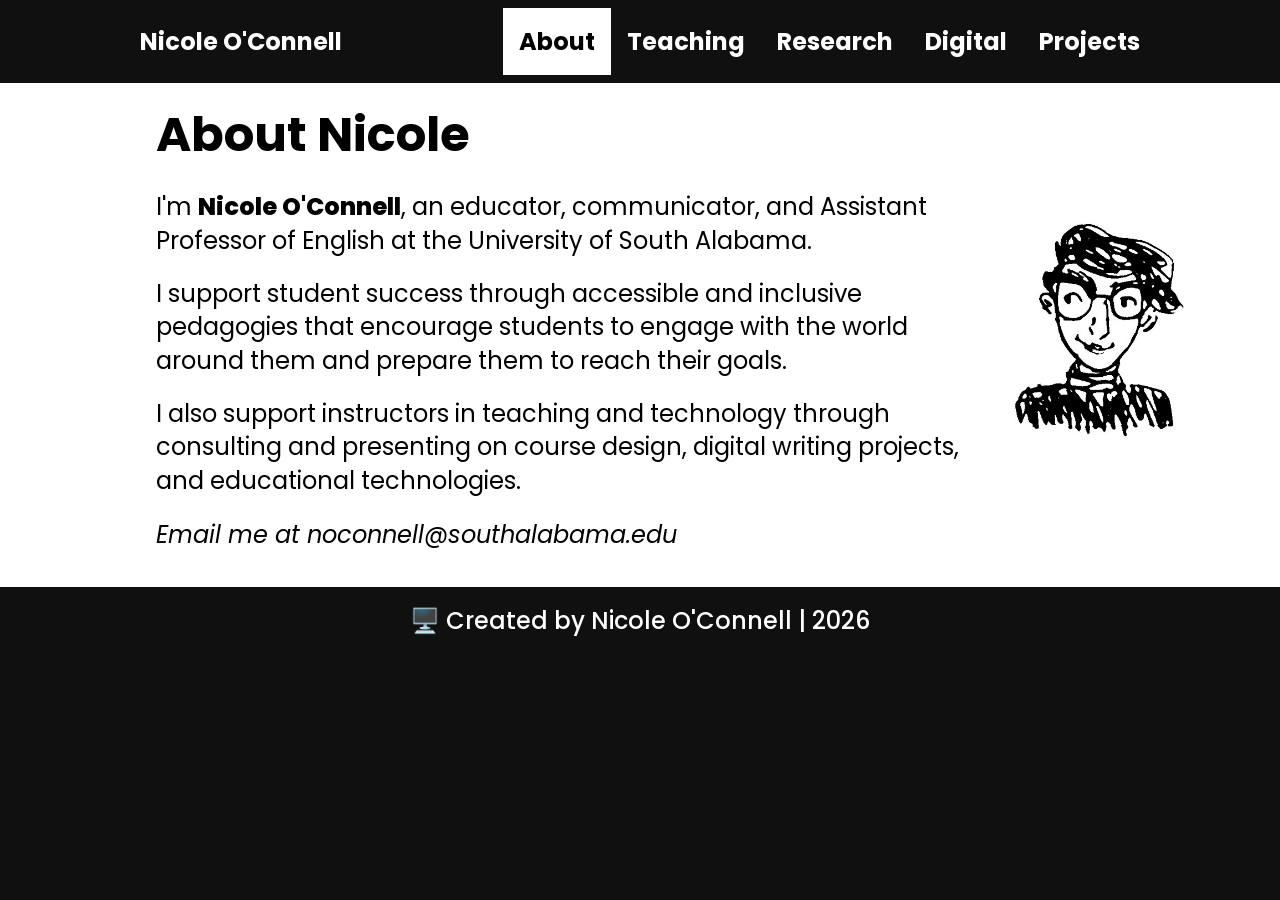
<file: index.html>
<!DOCTYPE html>
<html lang="en">
  <head>
      <meta charset="UTF-8">
      <title>Nicole O'Connell</title>
      <link rel="icon" type="image/x-icon" href="logo-icon.png">
      <link href="portfolio.css" rel="stylesheet">
      <link rel="preconnect" href="https://fonts.googleapis.com">
      <link rel="preconnect" href="https://fonts.gstatic.com" crossorigin>
      <link href="https://fonts.googleapis.com/css2?family=Poppins:ital,wght@0,100;0,200;0,300;0,400;0,500;0,600;0,700;0,800;0,900;1,100;1,200;1,300;1,400;1,500;1,600;1,700;1,800;1,900&display=swap" rel="stylesheet">
      <meta name="viewport" content="width=device-width, initial-scale=1">
  </head>
  <body>
    <div class="wrapper">
      <nav>
        <div class="logo"><a href="index.html">Nicole O'Connell</a></div>
          <div class="topnav" id="myTopnav">
            <!-- Load an icon library to show a hamburger menu (bars) on small screens -->
            <link rel="stylesheet" href="https://cdnjs.cloudflare.com/ajax/libs/font-awesome/4.7.0/css/font-awesome.min.css">
              <a href="index.html" class="active">About</a>
              <a href="teaching.html">Teaching</a>
              <a href="research.html">Research</a>
              <a href="digital.html">Digital</a>
              <a href="projects.html">Projects</a>
            <a href="javascript:void(0);" class="icon" onclick="myFunction()" aria-label="Open the menu">
              <i class="fa fa-bars"></i>
            </a>
          </div> 
      </nav>
    <script>
        function myFunction() {
          var x = document.getElementById("myTopnav");
          if (x.className === "topnav") {
            x.className += " responsive";
          } else {
            x.className = "topnav";
          }
        }
    </script>
    <div class="emptyl"></div>
      <main>
          <div class="words">
            <h1>About Nicole</h1>
            <p>I'm <span style="font-weight: 800;">Nicole O'Connell</span>, an educator, communicator, and Assistant Professor of English at the University of South Alabama.</p>
            <p>I support student success through accessible and inclusive pedagogies that encourage students to engage with the world around them and prepare them to reach their goals.</p>
            <p>I also support instructors in teaching and technology through consulting and presenting on course design, digital writing projects, and educational technologies.</p>
            <address>Email me at noconnell@southalabama.edu</address>
          </div>
          <div class="portrait">
            <img src="nicole-icon.jpg" alt="Drawing of Nicole." class="responsive">
        </div>
    </main>
    <div class="emptyr"></div>
    <footer>🖥️ Created by Nicole O'Connell | 2026</footer>
</div>
</body>
</html>
</file>
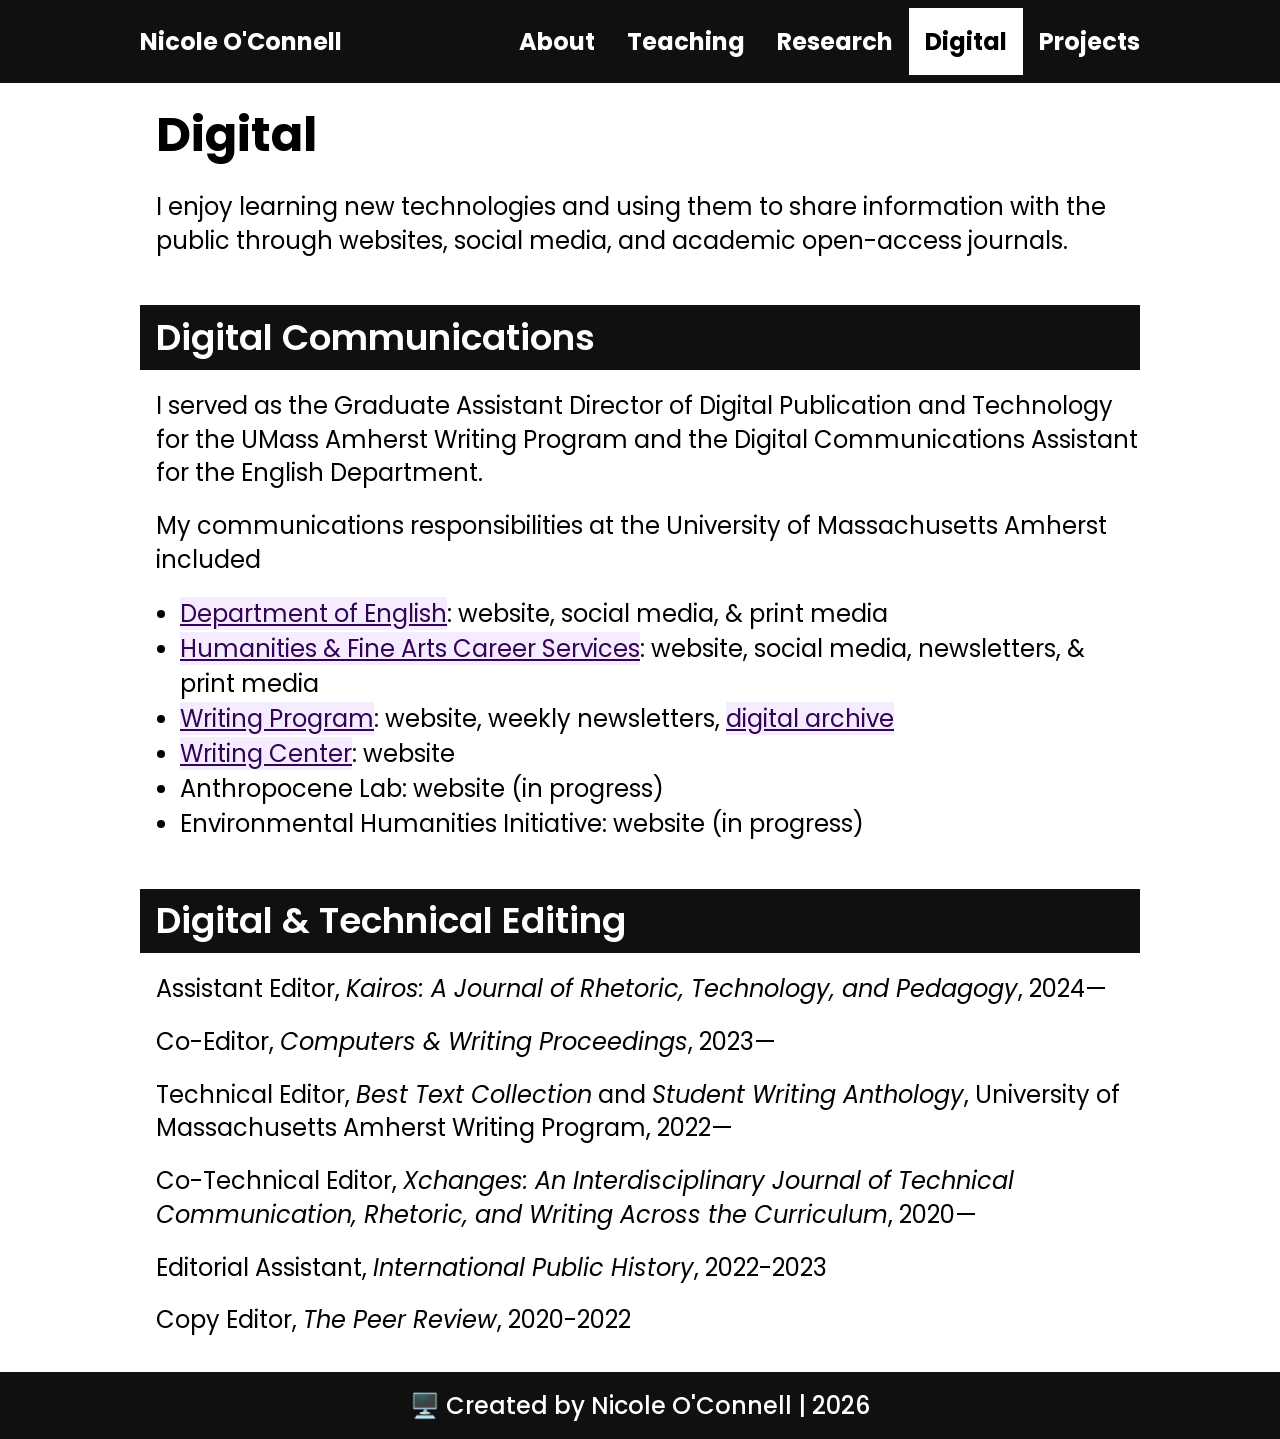
<file: digital.html>
<!DOCTYPE html>
<html lang="en">
<head>
    <meta charset="UTF-8">
    <title>Digital</title>
    <link rel="icon" type="image/x-icon" href="logo-icon.png">
    <link href="portfolio.css" rel="stylesheet">
    <link rel="preconnect" href="https://fonts.googleapis.com">
    <link rel="preconnect" href="https://fonts.gstatic.com" crossorigin>
    <link href="https://fonts.googleapis.com/css2?family=Roboto+Slab:wght@100..900&display=swap" rel="stylesheet">
    <link rel="preconnect" href="https://fonts.googleapis.com">
    <link rel="preconnect" href="https://fonts.gstatic.com" crossorigin>
    <link href="https://fonts.googleapis.com/css2?family=Roboto+Slab:wght@100..900&family=Rubik:ital,wght@0,300..900;1,300..900&display=swap" rel="stylesheet">
    <link href="https://fonts.googleapis.com/css2?family=Poppins:ital,wght@0,100;0,200;0,300;0,400;0,500;0,600;0,700;0,800;0,900;1,100;1,200;1,300;1,400;1,500;1,600;1,700;1,800;1,900&display=swap" rel="stylesheet">
    <meta name="viewport" content="width=device-width, initial-scale=1">
  </head>
  <body>
    <div class="wrapper">
      <nav>
        <div class="logo"><a href="index.html">Nicole O'Connell</a></div>
        <div class="topnav" id="myTopnav">
          <!-- Load an icon library to show a hamburger menu (bars) on small screens -->
          <link rel="stylesheet" href="https://cdnjs.cloudflare.com/ajax/libs/font-awesome/4.7.0/css/font-awesome.min.css">
          <a href="index.html">About</a>
          <a href="teaching.html">Teaching</a>
          <a href="research.html">Research</a>
          <a href="digital.html" class="active">Digital</a>
          <a href="projects.html">Projects</a>
          <a href="javascript:void(0);" class="icon" onclick="myFunction()" aria-label="Open the menu">
            <i class="fa fa-bars"></i>
          </a>
        </div> 
      </nav>
    <script>
        function myFunction() {
          var x = document.getElementById("myTopnav");
          if (x.className === "topnav") {
            x.className += " responsive";
          } else {
            x.className = "topnav";
          }
        }
    </script>
      <div class="emptyl"></div>
      <main>
        <div class="words">
        <h1>Digital</h1>
        <p>I enjoy learning new technologies and using them to share information with the public through websites, social media, and academic open-access journals.</p>
          <h2>Digital Communications</h2>
            <p>I served as the Graduate Assistant Director of Digital Publication and Technology for the UMass Amherst Writing Program and the Digital Communications Assistant for the English Department.</p>
            <p>My communications responsibilities at the University of Massachusetts Amherst included
              <ul>
                <li><a href="https://www.umass.edu/english/">Department of English</a>: website, social media, & print media</li>
                <li><a href="https://www.umass.edu/humanities-arts/careers">Humanities & Fine Arts Career Services</a>: website, social media, newsletters, & print media</li>
                <li><a href="https://www.umass.edu/writing-program/">Writing Program</a>: website, weekly newsletters, <a href="https://umasswritingprogram.omeka.net/">digital archive</a></li>
                <li><a href="https://www.umass.edu/writing-center/">Writing Center</a>: website</li>
                <li>Anthropocene Lab: website (in progress)</li>
                <li>Environmental Humanities Initiative: website (in progress)</li>
              </ul>
            </p>
          <h2 id="editing">Digital & Technical Editing</h2>
              <p>Assistant Editor, <em>Kairos: A Journal of Rhetoric, Technology, and Pedagogy</em>, 2024&mdash;</p>
              <p>Co-Editor, <em>Computers & Writing Proceedings</em>, 2023&mdash;</p>
              <p>Technical Editor, <em>Best Text Collection</em> and <em>Student Writing Anthology</em>, University of Massachusetts Amherst Writing Program, 2022&mdash;</p>
              <p>Co-Technical Editor, <em>Xchanges: An Interdisciplinary Journal of Technical Communication, Rhetoric, and Writing Across the Curriculum</em>, 2020&mdash;</p>
              <p>Editorial Assistant, <em>International Public History</em>, 2022-2023</p>
              <p>Copy Editor, <em>The Peer Review</em>, 2020-2022</p>
            <!--<h3>Committees</h3>
              <p>Graduate History Association Conference Committee Member, University of Massachusetts Amherst, 2023&mdash;</p>
              <p>English Graduate Organization Co-Chair, University of Massachusetts Amherst, 2023-2025</p>
              <p>English Graduate Organization Conference Committee Member, University of Massachusetts Amherst, 2021-2023</p>-->
          </div>
      </main>
    <div class="emptyr"></div>
    <footer>🖥️ Created by Nicole O'Connell | 2026</footer>
</div>
</body>
</html>
</file>
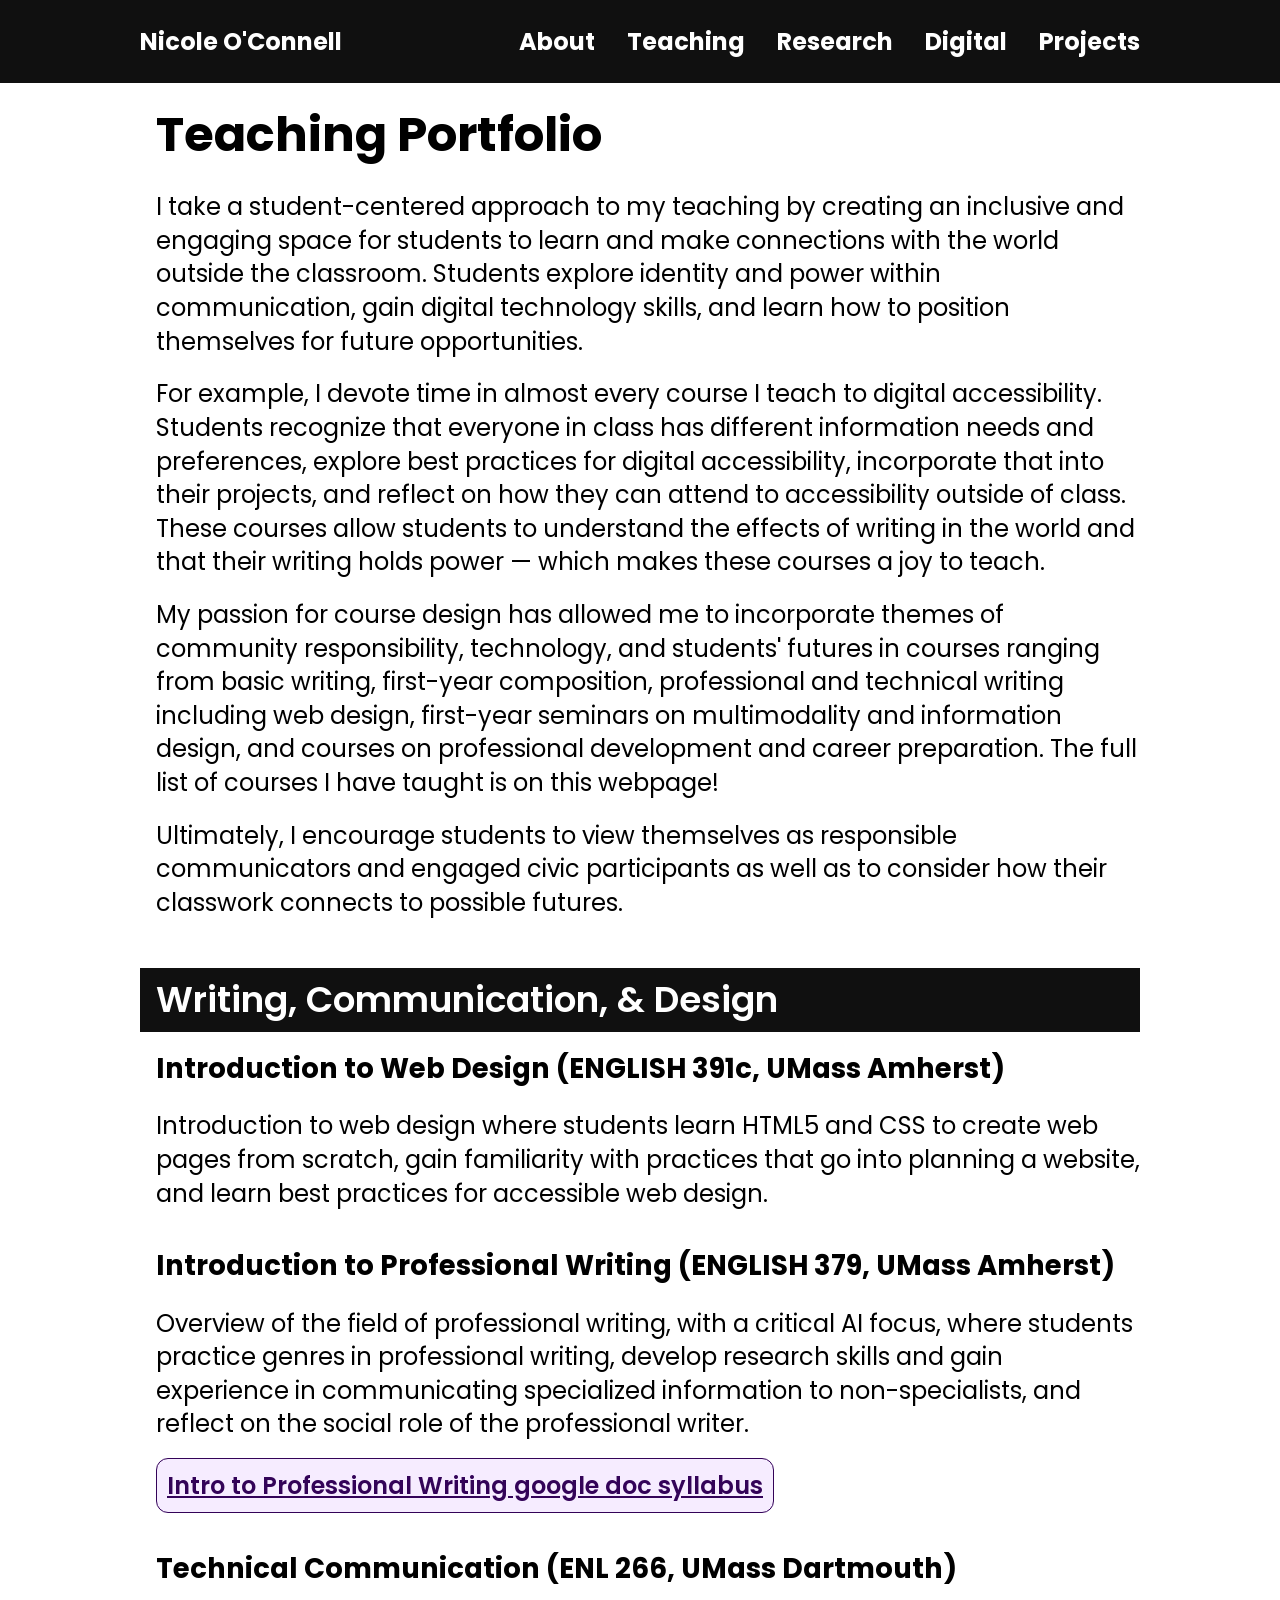
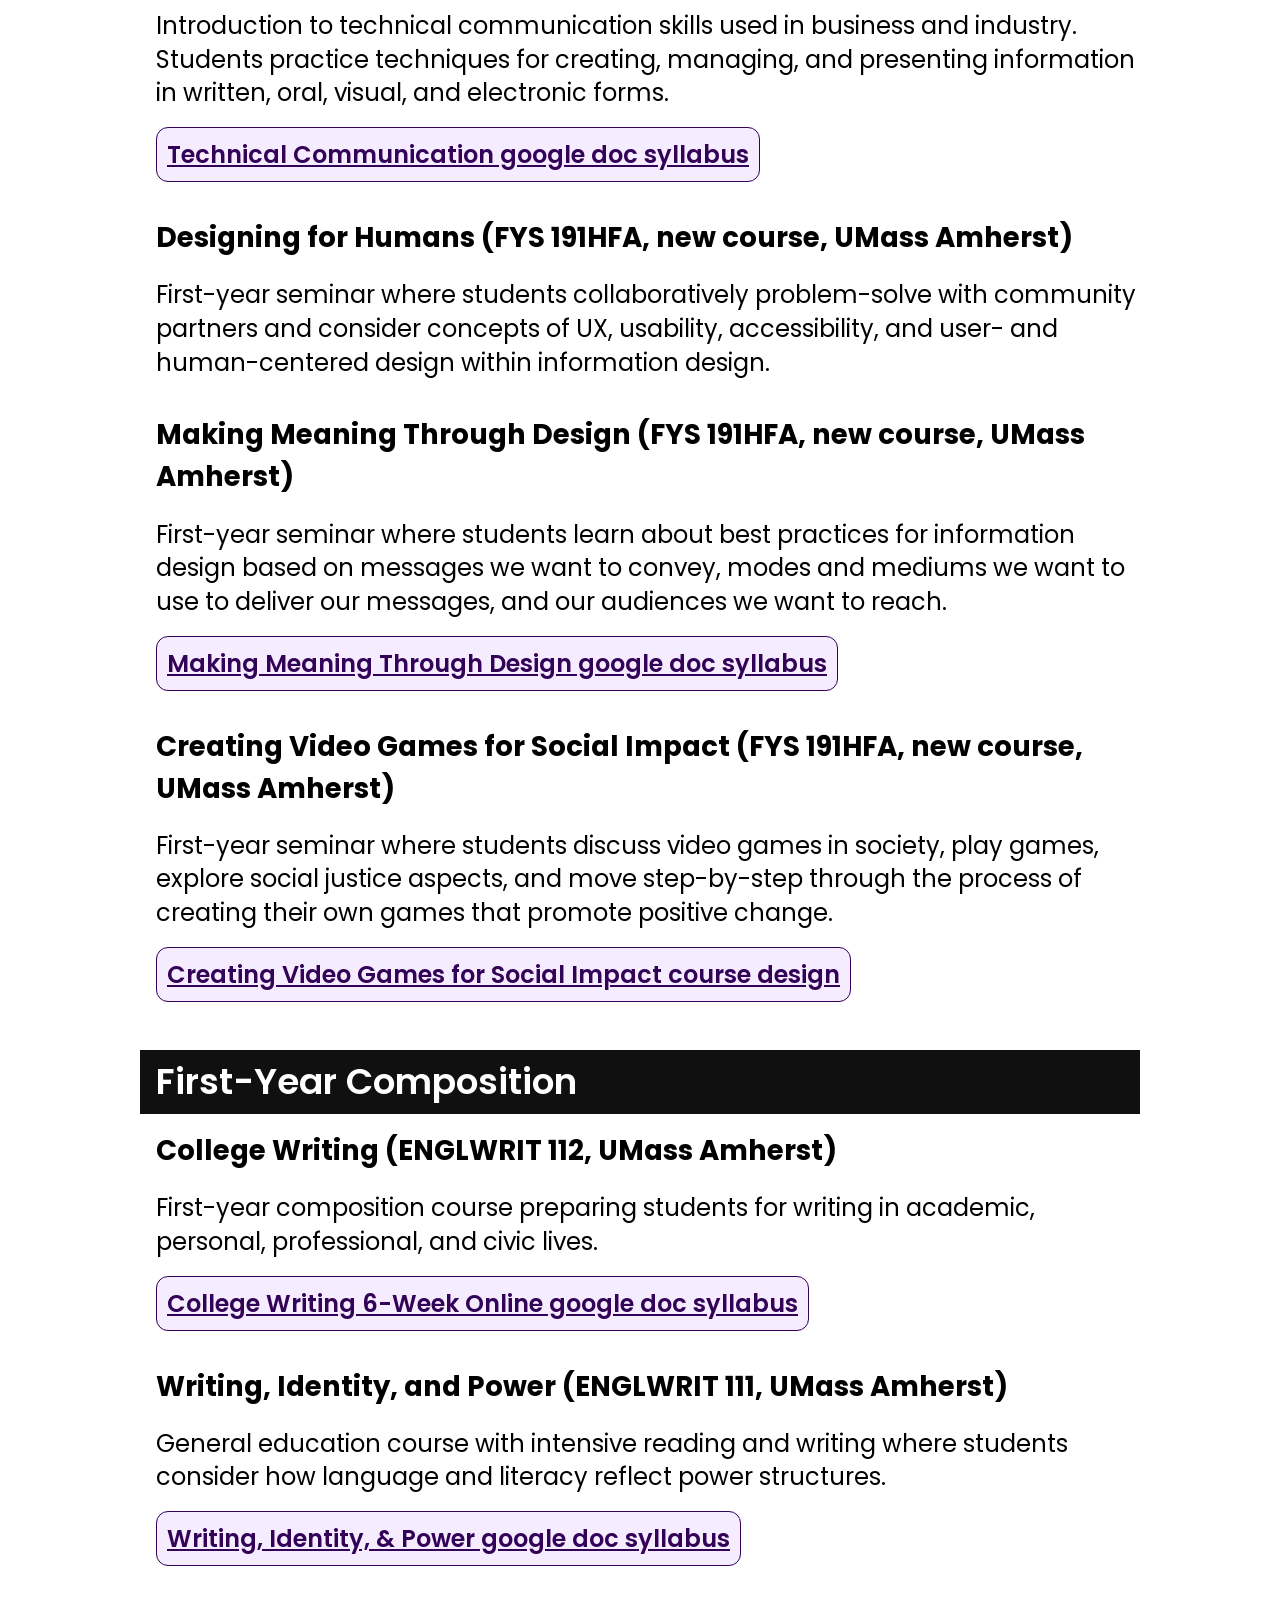
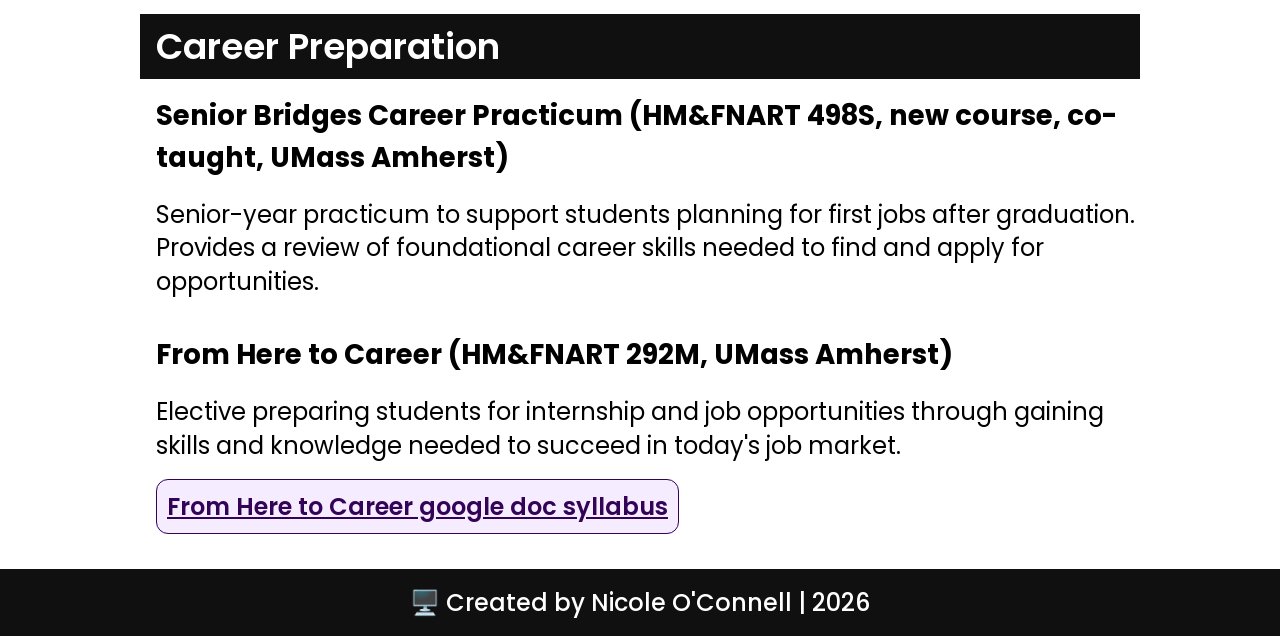
<file: portfolio.html>
<!DOCTYPE html>
<html lang="en">
<head>
    <meta charset="UTF-8">
    <title>Teaching Portfolio</title>
    <link rel="icon" type="image/x-icon" href="logo-icon.png">
    <link href="portfolio.css" rel="stylesheet">
    <link rel="preconnect" href="https://fonts.googleapis.com">
    <link rel="preconnect" href="https://fonts.gstatic.com" crossorigin>
    <link href="https://fonts.googleapis.com/css2?family=Roboto+Slab:wght@100..900&display=swap" rel="stylesheet">
    <link rel="preconnect" href="https://fonts.googleapis.com">
    <link rel="preconnect" href="https://fonts.gstatic.com" crossorigin>
    <link href="https://fonts.googleapis.com/css2?family=Roboto+Slab:wght@100..900&family=Rubik:ital,wght@0,300..900;1,300..900&display=swap" rel="stylesheet">
    <link href="https://fonts.googleapis.com/css2?family=Poppins:ital,wght@0,100;0,200;0,300;0,400;0,500;0,600;0,700;0,800;0,900;1,100;1,200;1,300;1,400;1,500;1,600;1,700;1,800;1,900&display=swap" rel="stylesheet">
    <meta name="viewport" content="width=device-width, initial-scale=1">
</head>
<body>
  <div class="wrapper">
    <nav>
      <div class="logo"><a href="index.html">Nicole O'Connell</a></div>
      <div class="topnav" id="myTopnav">
        <!-- Load an icon library to show a hamburger menu (bars) on small screens -->
        <link rel="stylesheet" href="https://cdnjs.cloudflare.com/ajax/libs/font-awesome/4.7.0/css/font-awesome.min.css">
        <a href="index.html">About</a>
        <a href="teaching.html">Teaching</a>
        <a href="research.html">Research</a>
        <a href="digital.html">Digital</a>
        <a href="projects.html">Projects</a>
        <a href="javascript:void(0);" class="icon" onclick="myFunction()" aria-label="Open the menu">
          <i class="fa fa-bars"></i>
        </a>
      </div> 
    </nav>
  <script>
      function myFunction() {
        var x = document.getElementById("myTopnav");
        if (x.className === "topnav") {
          x.className += " responsive";
        } else {
          x.className = "topnav";
        }
      }
  </script>
    <div class="emptyl"></div>
      <main>
        <div class="words">
        <h1>Teaching Portfolio</h1>
          <p>I take a student-centered approach to my teaching by creating an inclusive and engaging space for students to learn and make connections with the world outside the classroom. Students explore identity and power within communication, gain digital technology skills, and learn how to position themselves for future opportunities.</p>
          <p>For example, I devote time in almost every course I teach to digital accessibility. Students recognize that everyone in class has different information needs and preferences, explore best practices for digital accessibility, incorporate that into their projects, and reflect on how they can attend to accessibility outside of class. These courses allow students to understand the effects of writing in the world and that their writing holds power &mdash; which makes these courses a joy to teach.</p>
          <p>My passion for course design has allowed me to incorporate themes of community responsibility, technology, and students' futures in courses ranging from basic writing, first-year composition, professional and technical writing including web design, first-year seminars on multimodality and information design, and courses on professional development and career preparation. The full list of courses I have taught is on this webpage!</p>
          <p>Ultimately, I encourage students to view themselves as responsible communicators and engaged civic participants as well as to consider how their classwork connects to possible futures.</p>
          <h2>Writing, Communication, & Design</h2></a>
              <h3>Introduction to Web Design (ENGLISH 391c, UMass Amherst)</h3>
              <p>Introduction to web design where students learn HTML5 and CSS to create web pages from scratch, gain familiarity with practices that go into planning a website, and learn best practices for accessible web design.</p>  
                <h3>Introduction to Professional Writing (ENGLISH 379, UMass Amherst)</h3>
                <p>Overview of the field of professional writing, with a critical AI focus, where students practice genres in professional writing, develop research skills and gain experience in communicating specialized information to non-specialists, and reflect on the social role of the professional writer.</p>
                <p><a class="button" href="https://docs.google.com/document/d/1Ev526iFRw9y5Je7PK2BwQlyOUPsTAw7Bc3esHAf_RS0/edit?usp=sharing" target="_blank">Intro to Professional Writing google doc syllabus</a></p>
                <h3>Technical Communication (ENL 266, UMass Dartmouth)</h3>
                <p>Introduction to technical communication skills used in business and industry. Students practice techniques for creating, managing, and presenting information in written, oral, visual, and electronic forms.</p>
                <p><a class="button" href="https://docs.google.com/document/d/1-rcJHQlLX33Y627GEsyKkiyRlBiupU9baRFz8ZXLbWk/edit?usp=sharing" target="_blank">Technical Communication google doc syllabus</a></p>
                <h3>Designing for Humans (FYS 191HFA, new course, UMass Amherst)</h3>
                <p>First-year seminar where students collaboratively problem-solve with community partners and consider concepts of UX, usability, accessibility, and user- and human-centered design within information design.</p>
                <h3>Making Meaning Through Design (FYS 191HFA, new course, UMass Amherst)</h3>
                <p>First-year seminar where students learn about best practices for information design based on messages we want to convey, modes and mediums we want to use to deliver our messages, and our audiences we want to reach.</p>
                <p><a class="button" href="https://docs.google.com/document/d/1AErYa1A4BVi49j8uxztbLsWwt5kUtrv3mufMfPIm_BU/edit?usp=sharing" target="_blank">Making Meaning Through Design google doc syllabus</a></p>
                <h3>Creating Video Games for Social Impact (FYS 191HFA, new course, UMass Amherst)</h3>
                <p>First-year seminar where students discuss video games in society, play games, explore social justice aspects, and move step-by-step through the process of creating their own games that promote positive change.</p>
                <p><a class="button" href="https://journalofmultimodalrhetorics.com/mja-1-oconnell" target="_blank">Creating Video Games for Social Impact course design</a></p>
              <h2>First-Year Composition</h2>
                <h3>College Writing (ENGLWRIT 112, UMass Amherst)</h3>
                <p>First-year composition course preparing students for writing in academic, personal, professional, and civic lives.</p>
                <p><a class="button" href="https://docs.google.com/document/d/1LcFGTbDqzw5dwax6fqLOism0fy7qSZfIwH8D90NFrvU/edit?usp=sharing" target="_blank">College Writing 6-Week Online google doc syllabus</a></p>
                <h3>Writing, Identity, and Power (ENGLWRIT 111, UMass Amherst)</h3>
                <p>General education course with intensive reading and writing where students consider how language and literacy reflect power structures.</p>
                <p><a class="button" href="https://docs.google.com/document/d/1arlArqt2momLoN7G42QxdfNOIOftFaTvcsP-yp-1Plo/edit?usp=sharing" target="_blank">Writing, Identity, & Power google doc syllabus</a></p>
              <h2>Career Preparation</h2>
                <h3>Senior Bridges Career Practicum (HM&FNART 498S, new course, co-taught, UMass Amherst)</h3>
                <p>Senior-year practicum to support students planning for first jobs after graduation. Provides a review of foundational career skills needed to find and apply for opportunities.</p>
                <h3>From Here to Career (HM&FNART 292M, UMass Amherst)</h3>
                <p>Elective preparing students for internship and job opportunities through gaining skills and knowledge needed to succeed in today's job market.</p>
                <p><a class="button" href="https://docs.google.com/document/d/1lzLcZqjlHLPcXsMurdiejnlWGQxHAZJE8_PCDVqljKc/edit?usp=sharing" target="_blank">From Here to Career google doc syllabus</a></p>
          </div>
    </main>
    <div class="emptyr"></div>
    <footer>🖥️ Created by Nicole O'Connell | 2026</footer>
</div>
</body>
</html>
</file>
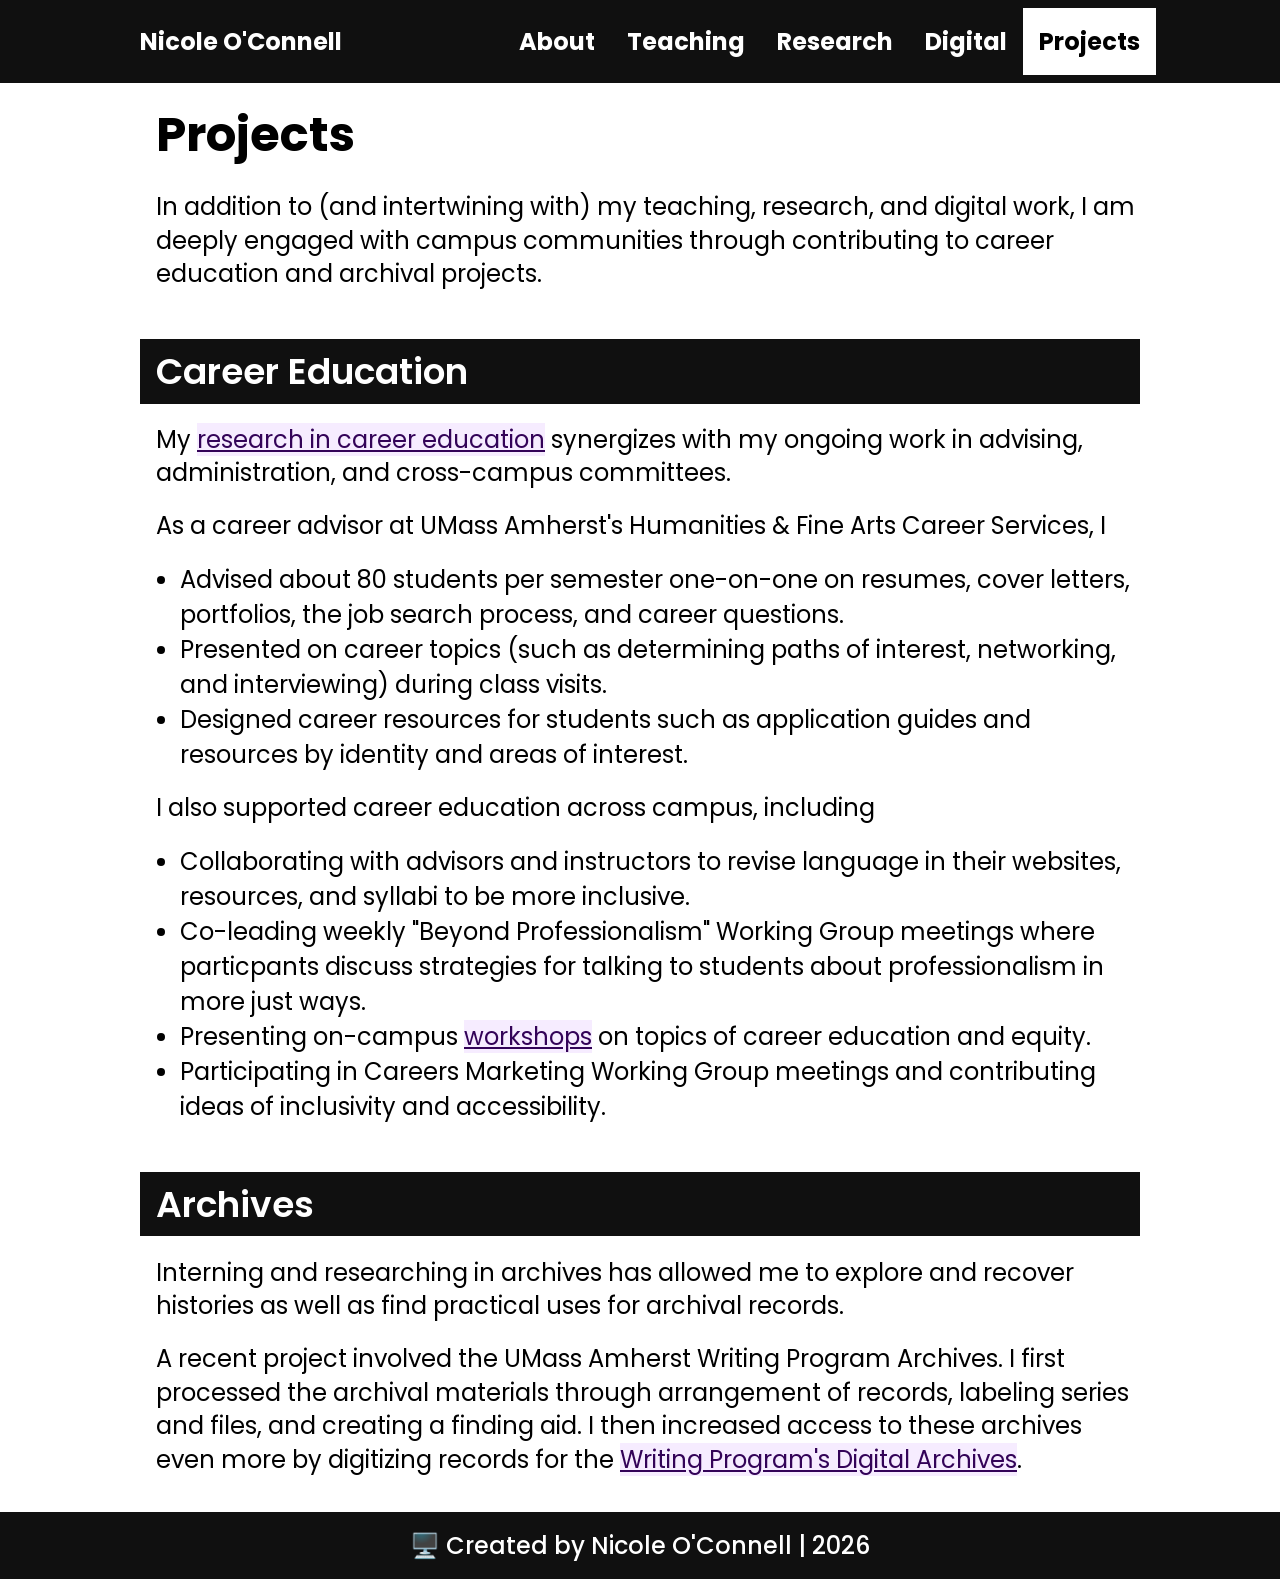
<file: projects.html>
<!DOCTYPE html>
<html lang="en">
<head>
    <meta charset="UTF-8">
    <title>Projects</title>
    <link rel="icon" type="image/x-icon" href="logo-icon.png">
    <link href="portfolio.css" rel="stylesheet">
    <link rel="preconnect" href="https://fonts.googleapis.com">
    <link rel="preconnect" href="https://fonts.gstatic.com" crossorigin>
    <link href="https://fonts.googleapis.com/css2?family=Roboto+Slab:wght@100..900&display=swap" rel="stylesheet">
    <link rel="preconnect" href="https://fonts.googleapis.com">
    <link rel="preconnect" href="https://fonts.gstatic.com" crossorigin>
    <link href="https://fonts.googleapis.com/css2?family=Roboto+Slab:wght@100..900&family=Rubik:ital,wght@0,300..900;1,300..900&display=swap" rel="stylesheet">
    <link href="https://fonts.googleapis.com/css2?family=Poppins:ital,wght@0,100;0,200;0,300;0,400;0,500;0,600;0,700;0,800;0,900;1,100;1,200;1,300;1,400;1,500;1,600;1,700;1,800;1,900&display=swap" rel="stylesheet">
    <meta name="viewport" content="width=device-width, initial-scale=1">
  </head>
  <body>
    <div class="wrapper">
      <nav>
        <div class="logo"><a href="index.html">Nicole O'Connell</a></div>
        <div class="topnav" id="myTopnav">
          <!-- Load an icon library to show a hamburger menu (bars) on small screens -->
          <link rel="stylesheet" href="https://cdnjs.cloudflare.com/ajax/libs/font-awesome/4.7.0/css/font-awesome.min.css">
          <a href="index.html">About</a>
          <a href="teaching.html">Teaching</a>
          <a href="research.html">Research</a>
          <a href="digital.html">Digital</a>
          <a href="projects.html" class="active">Projects</a>
          <a href="javascript:void(0);" class="icon" onclick="myFunction()" aria-label="Open the menu">
            <i class="fa fa-bars"></i>
          </a>
        </div> 
      </nav>
    <script>
        function myFunction() {
          var x = document.getElementById("myTopnav");
          if (x.className === "topnav") {
            x.className += " responsive";
          } else {
            x.className = "topnav";
          }
        }
    </script>
      <div class="emptyl"></div>
      <main>
        <div class="words">
        <h1>Projects</h1>
            <p>In addition to (and intertwining with) my teaching, research, and digital work, I am deeply engaged with campus communities through contributing to career education and archival projects.</p>
            <h2 id="career">Career Education</h2>
            <p>My <a href="research.html#dissertation">research in career education</a> synergizes with my ongoing work in advising, administration, and cross-campus committees.</p>
            <p>As a career advisor at UMass Amherst's Humanities & Fine Arts Career Services, I
              <ul>
                <li>Advised about 80 students per semester one-on-one on resumes, cover letters, portfolios, the job search process, and career questions.</li>
                <li>Presented on career topics (such as determining paths of interest, networking, and interviewing) during class visits.</li>
                <li>Designed career resources for students such as application guides and resources by identity and areas of interest.</li>
              </ul>
            </p>  
          <p>I also supported career education across campus, including
              <ul>
                <li>Collaborating with advisors and instructors to revise language in their websites, resources, and syllabi to be more inclusive.</li>
                <li>Co-leading weekly "Beyond Professionalism" Working Group meetings where particpants discuss strategies for talking to students about professionalism in more just ways.</li>
                <li>Presenting on-campus <a href="teaching.html#workshop">workshops</a> on topics of career education and equity.</li>
                <li>Participating in Careers Marketing Working Group meetings and contributing ideas of inclusivity and accessibility.</li>
              </ul>
            </p>
            <h2>Archives</h2>
                <p>Interning and researching in archives has allowed me to explore and recover histories as well as find practical uses for archival records.</p>
                <p>A recent project involved the UMass Amherst Writing Program Archives. I first processed the archival materials through arrangement of records, labeling series and files, and creating a finding aid. I then increased access to these archives even more by digitizing records for the <a href="https://umasswritingprogram.omeka.net/">Writing Program's Digital Archives</a>.</p>
          </div>
      </main>
    <div class="emptyr"></div>
    <footer>🖥️ Created by Nicole O'Connell | 2026</footer>
</div>
</body>
</html>
</file>
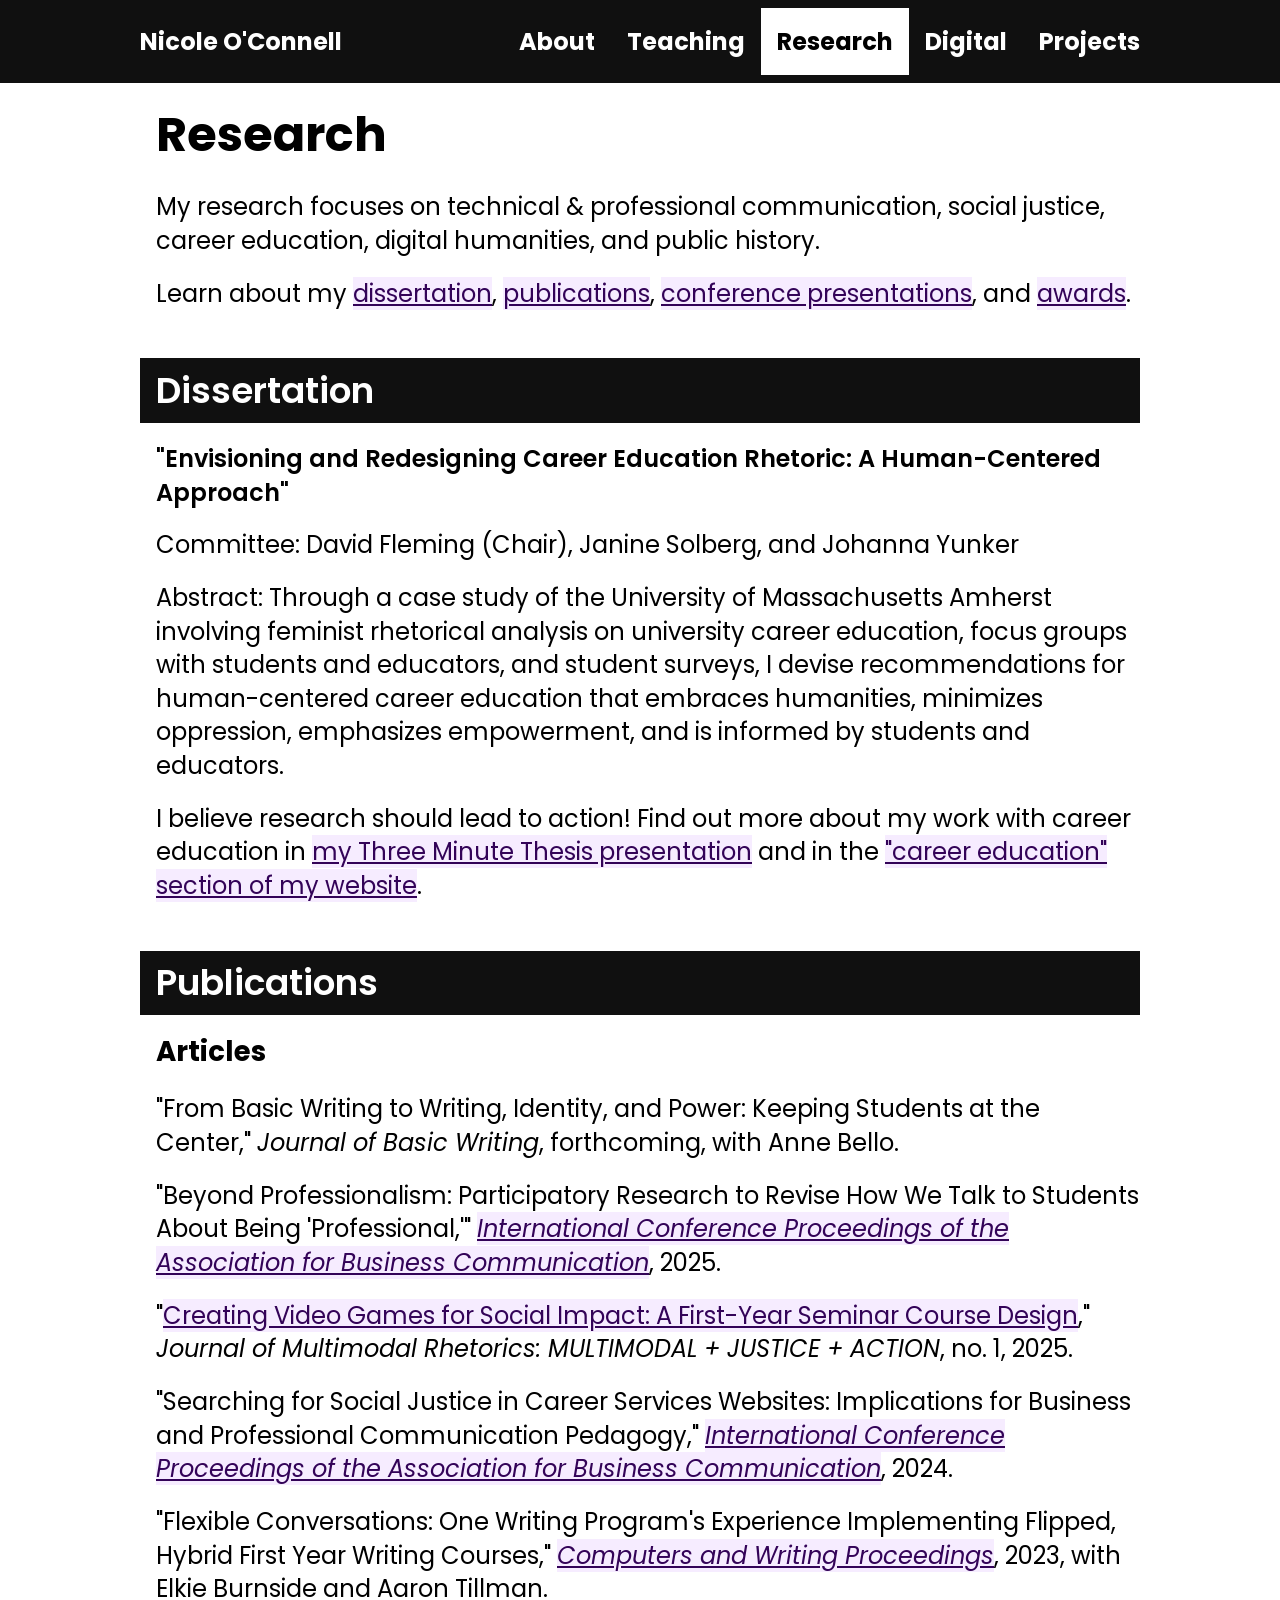
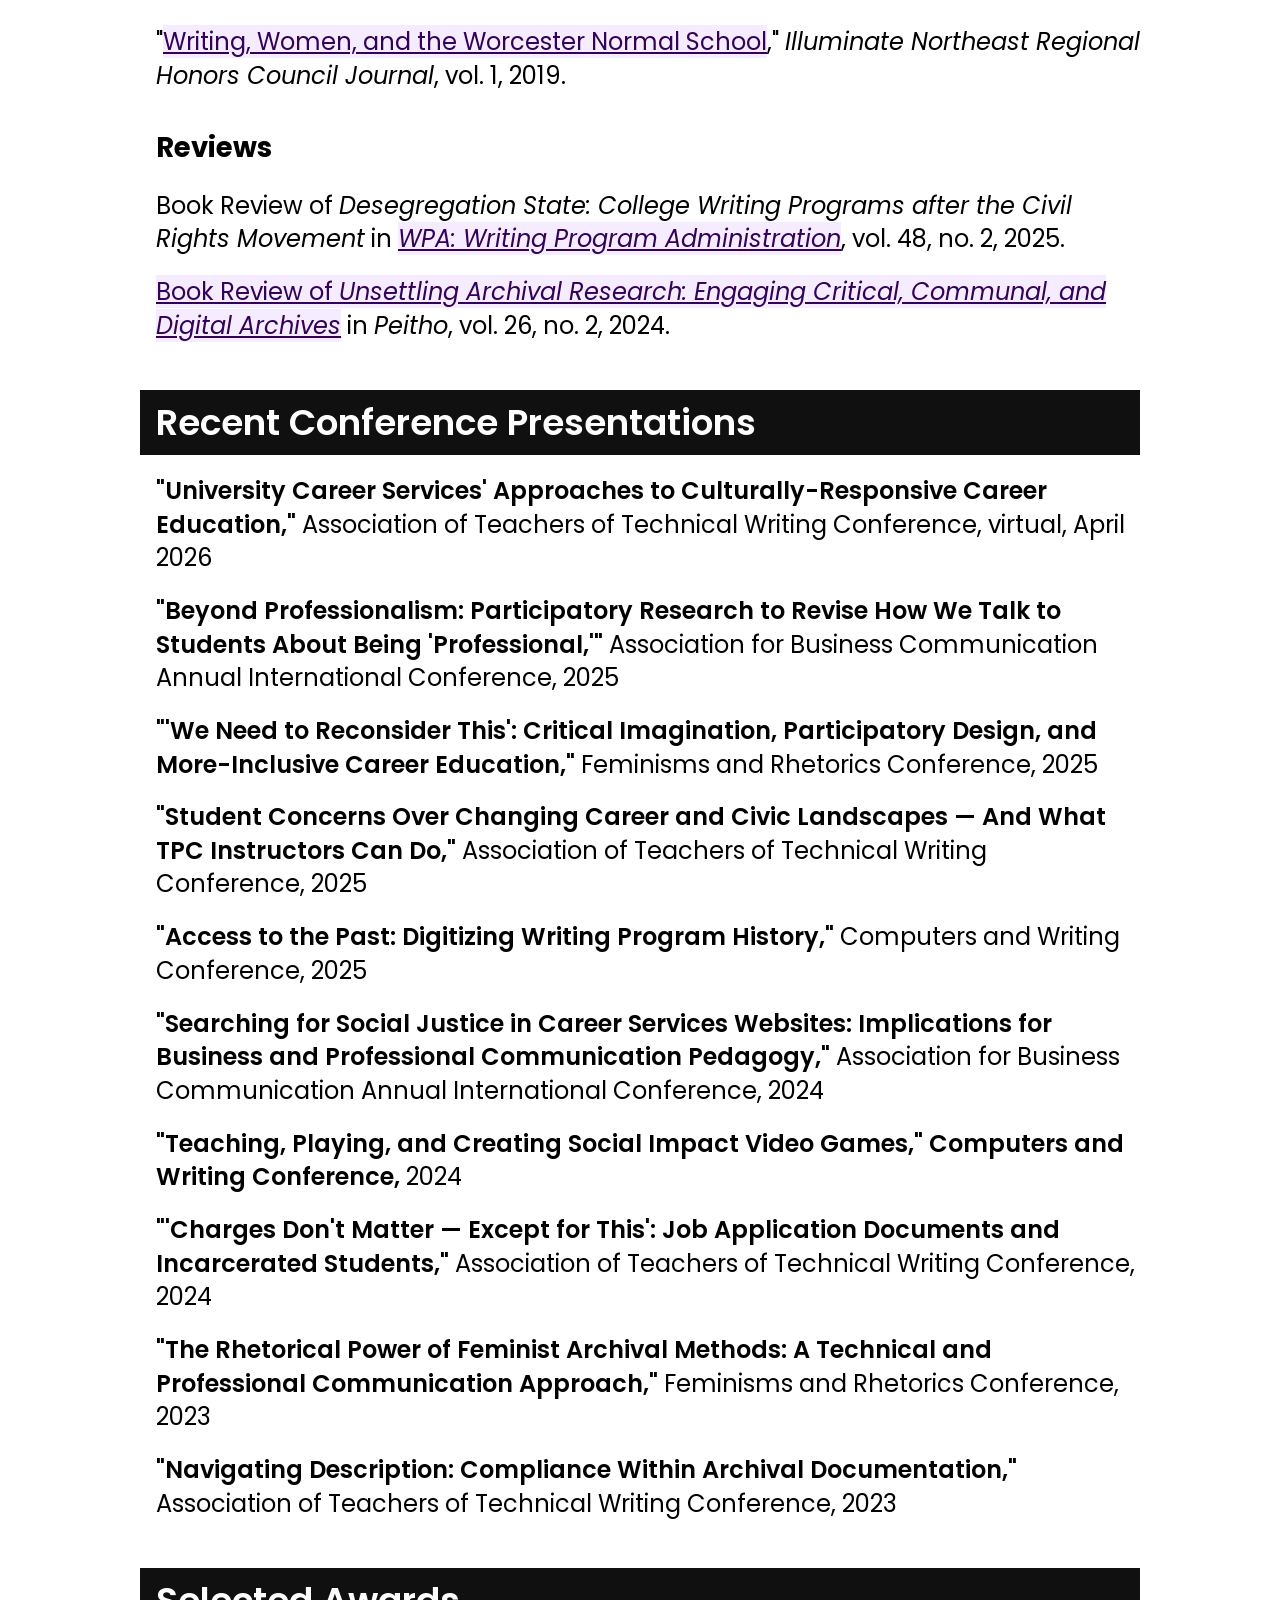
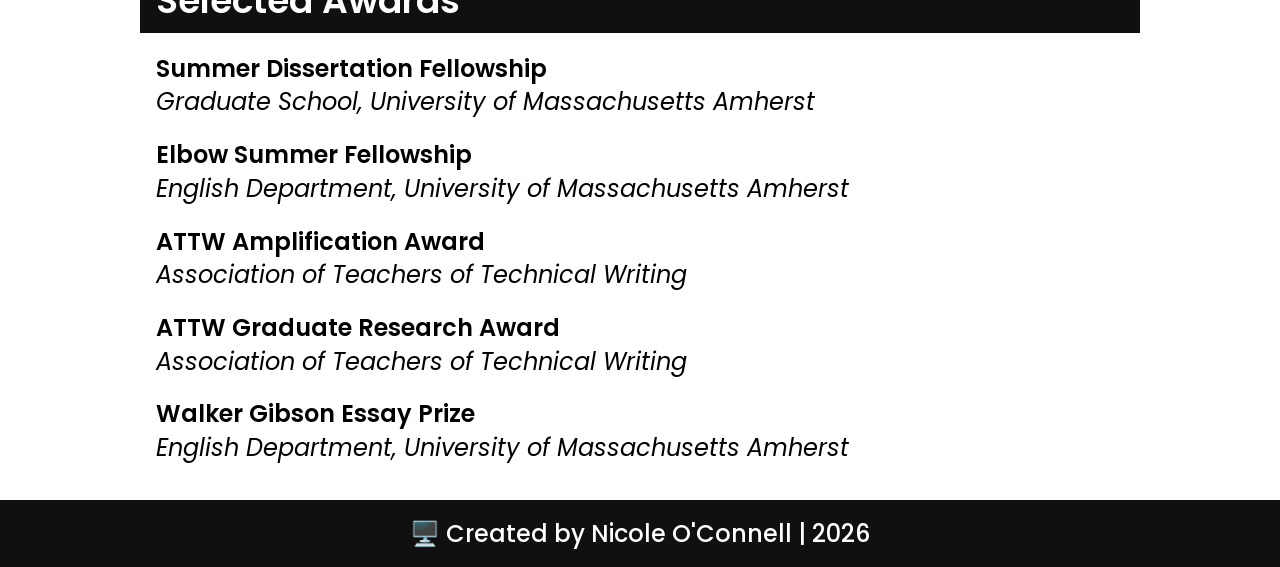
<file: research.html>
<!DOCTYPE html>
<html lang="en">
<head>
    <meta charset="UTF-8">
    <title>Research</title>
    <link rel="icon" type="image/x-icon" href="logo-icon.png">
    <link href="portfolio.css" rel="stylesheet">
    <link rel="preconnect" href="https://fonts.googleapis.com">
    <link rel="preconnect" href="https://fonts.gstatic.com" crossorigin>
    <link href="https://fonts.googleapis.com/css2?family=Roboto+Slab:wght@100..900&display=swap" rel="stylesheet">
    <link rel="preconnect" href="https://fonts.googleapis.com">
    <link rel="preconnect" href="https://fonts.gstatic.com" crossorigin>
    <link href="https://fonts.googleapis.com/css2?family=Roboto+Slab:wght@100..900&family=Rubik:ital,wght@0,300..900;1,300..900&display=swap" rel="stylesheet">
    <link href="https://fonts.googleapis.com/css2?family=Poppins:ital,wght@0,100;0,200;0,300;0,400;0,500;0,600;0,700;0,800;0,900;1,100;1,200;1,300;1,400;1,500;1,600;1,700;1,800;1,900&display=swap" rel="stylesheet">
    <meta name="viewport" content="width=device-width, initial-scale=1">
  </head>
  <body>
    <div class="wrapper">
      <nav>
        <div class="logo"><a href="index.html">Nicole O'Connell</a></div>
        <div class="topnav" id="myTopnav">
          <!-- Load an icon library to show a hamburger menu (bars) on small screens -->
          <link rel="stylesheet" href="https://cdnjs.cloudflare.com/ajax/libs/font-awesome/4.7.0/css/font-awesome.min.css">
          <a href="index.html">About</a>
          <a href="teaching.html">Teaching</a>
          <a href="research.html" class="active">Research</a>
          <a href="digital.html">Digital</a>
          <a href="projects.html">Projects</a>
          <a href="javascript:void(0);" class="icon" onclick="myFunction()" aria-label="Open the menu">
            <i class="fa fa-bars"></i>
          </a>
        </div> 
      </nav>
    <script>
        function myFunction() {
          var x = document.getElementById("myTopnav");
          if (x.className === "topnav") {
            x.className += " responsive";
          } else {
            x.className = "topnav";
          }
        }
    </script>
      <div class="emptyl"></div>
      <main>
        <div class="words">
        <h1>Research</h1>
          <p>My research focuses on technical & professional communication, social justice, career education, digital humanities, and public history.</p> 
          <p>Learn about my <a href="#dissertation">dissertation</a>, <a href="#publications">publications</a>, <a href="#presentations">conference presentations</a>, and <a href="#awards">awards</a>.</p>
          <h2 id="dissertation">Dissertation</h2>
            <p><strong>"Envisioning and Redesigning Career Education Rhetoric: A Human-Centered Approach"</strong>
            <p>Committee: David Fleming (Chair), Janine Solberg, and Johanna Yunker</p>
            <p>Abstract: Through a case study of the University of Massachusetts Amherst involving feminist rhetorical analysis on university career education, focus groups with students and educators, and student surveys, I devise recommendations for human-centered career education that embraces humanities, minimizes oppression, emphasizes empowerment, and is informed by students and educators.</p>
            <p>I believe research should lead to action! Find out more about my work with career education in <a href="https://www.youtube.com/watch?v=f7ldF_3JdoI" target="_blank">my Three Minute Thesis presentation</a> and in the <a href="projects.html#career">"career education" section of my website</a>.</p>
            <h2 id="publications">Publications</h2>
            <h3>Articles</h3>
              <p>"From Basic Writing to Writing, Identity, and Power: Keeping Students at the Center," <cite>Journal of Basic Writing</cite>, forthcoming, with Anne Bello.</p>
              <p>"Beyond Professionalism: Participatory Research to Revise How We Talk to Students About Being 'Professional,'" <cite><a href="https://www.businesscommunication.org/abcpublications/international-proceedings" target="_blank">International Conference Proceedings of the Association for Business Communication</a></cite>, 2025.</p>
              <p>"<a href="https://journalofmultimodalrhetorics.com/mja-1-oconnell" target="_blank">Creating Video Games for Social Impact: A First-Year Seminar Course Design</a>," <cite>Journal of Multimodal Rhetorics: MULTIMODAL + JUSTICE + ACTION</cite>, no. 1, 2025.</p>
              <p>"Searching for Social Justice in Career Services Websites: Implications for Business and Professional Communication Pedagogy," <cite><a href="https://www.businesscommunication.org/abcpublications/international-proceedings" target="_blank">International Conference Proceedings of the Association for Business Communication</a></cite>, 2024.</p>
              <p>"Flexible Conversations: One Writing Program's Experience Implementing Flipped, Hybrid First Year Writing Courses," <cite><a href="https://wac.colostate.edu/repository/collections/conferences/collections/cw2023/" target="_blank">Computers and Writing Proceedings</a></cite>, 2023, with Elkie Burnside and Aaron Tillman.</p>
            <p>"<a href="https://www.illuminatenrhc.com/post/writing-women-and-the-worcester-normal-school-by-nicole-o-connell" target="_blank">Writing, Women, and the Worcester Normal School</a>," <cite>Illuminate Northeast Regional Honors Council Journal</cite>, vol. 1, 2019.</p>
            <h3>Reviews</h3>
              <p>Book Review of <cite>Desegregation State: College Writing Programs after the Civil Rights Movement</cite> in <cite><a href="https://www.wpacouncil.org/aws/CWPA/pt/sp/journal-archives" target="_blank">WPA: Writing Program Administration</a></cite>, vol. 48, no. 2, 2025.</p>
              <p><a href="https://cfshrc.org/article/review-of-unsettling-archival-research-engaging-critical-communal-and-digital-archives/" target="_blank">Book Review of <cite>Unsettling Archival Research: Engaging Critical, Communal, and Digital Archives</cite></a> in <cite>Peitho</cite>, vol. 26, no. 2, 2024.</p>
          <h2 id="presentations">Recent Conference Presentations</h2>
            <p><strong>"University Career Services' Approaches to Culturally-Responsive Career Education,"</strong> Association of Teachers of Technical Writing Conference, virtual, April 2026</p>  
            <p><strong>"Beyond Professionalism: Participatory Research to Revise How We Talk to Students About Being 'Professional,'"</strong> Association for Business Communication Annual International Conference, 2025</p>
            <p><strong>"'We Need to Reconsider This': Critical Imagination, Participatory Design, and More-Inclusive Career Education,"</strong> Feminisms and Rhetorics Conference, 2025</p>
            <p><strong>"Student Concerns Over Changing Career and Civic Landscapes &mdash; And What TPC Instructors Can Do,"</strong> Association of Teachers of Technical Writing Conference, 2025</p>
            <p><strong>"Access to the Past: Digitizing Writing Program History,"</strong> Computers and Writing Conference, 2025</p>
            <p><strong>"Searching for Social Justice in Career Services Websites: Implications for Business and Professional Communication Pedagogy,"</strong> Association for Business Communication Annual International Conference, 2024</p>
            <p><strong>"Teaching, Playing, and Creating Social Impact Video Games," Computers and Writing Conference,</strong> 2024</p>
            <p><strong>"'Charges Don't Matter &mdash; Except for This': Job Application Documents and Incarcerated Students,"</strong> Association of Teachers of Technical Writing Conference, 2024</p>
            <p><strong>"The Rhetorical Power of Feminist Archival Methods: A Technical and Professional Communication Approach,"</strong> Feminisms and Rhetorics Conference, 2023</p>
            <p><strong>"Navigating Description: Compliance Within Archival Documentation,"</strong> Association of Teachers of Technical Writing Conference, 2023</p>
          <h2 id="awards">Selected Awards</h2>
            <p><strong>Summer Dissertation Fellowship</strong><br>
            <em>Graduate School, University of Massachusetts Amherst</em></p>
            <p><strong>Elbow Summer Fellowship</strong><br>
            <em>English Department, University of Massachusetts Amherst</em></p>
            <p><strong>ATTW Amplification Award</strong><br>
            <em>Association of Teachers of Technical Writing</em>
            </p>
            <p><strong>ATTW Graduate Research Award</strong><br>
            <em>Association of Teachers of Technical Writing</em>
            </p>
            <p><strong>Walker Gibson Essay Prize</strong><br>
            <em>English Department, University of Massachusetts Amherst</em>
            </p>
            </p>
          </div>
      </main>
    <div class="emptyr"></div>
    <footer>🖥️ Created by Nicole O'Connell | 2026</footer>
</div>
</body>
</html>
</file>
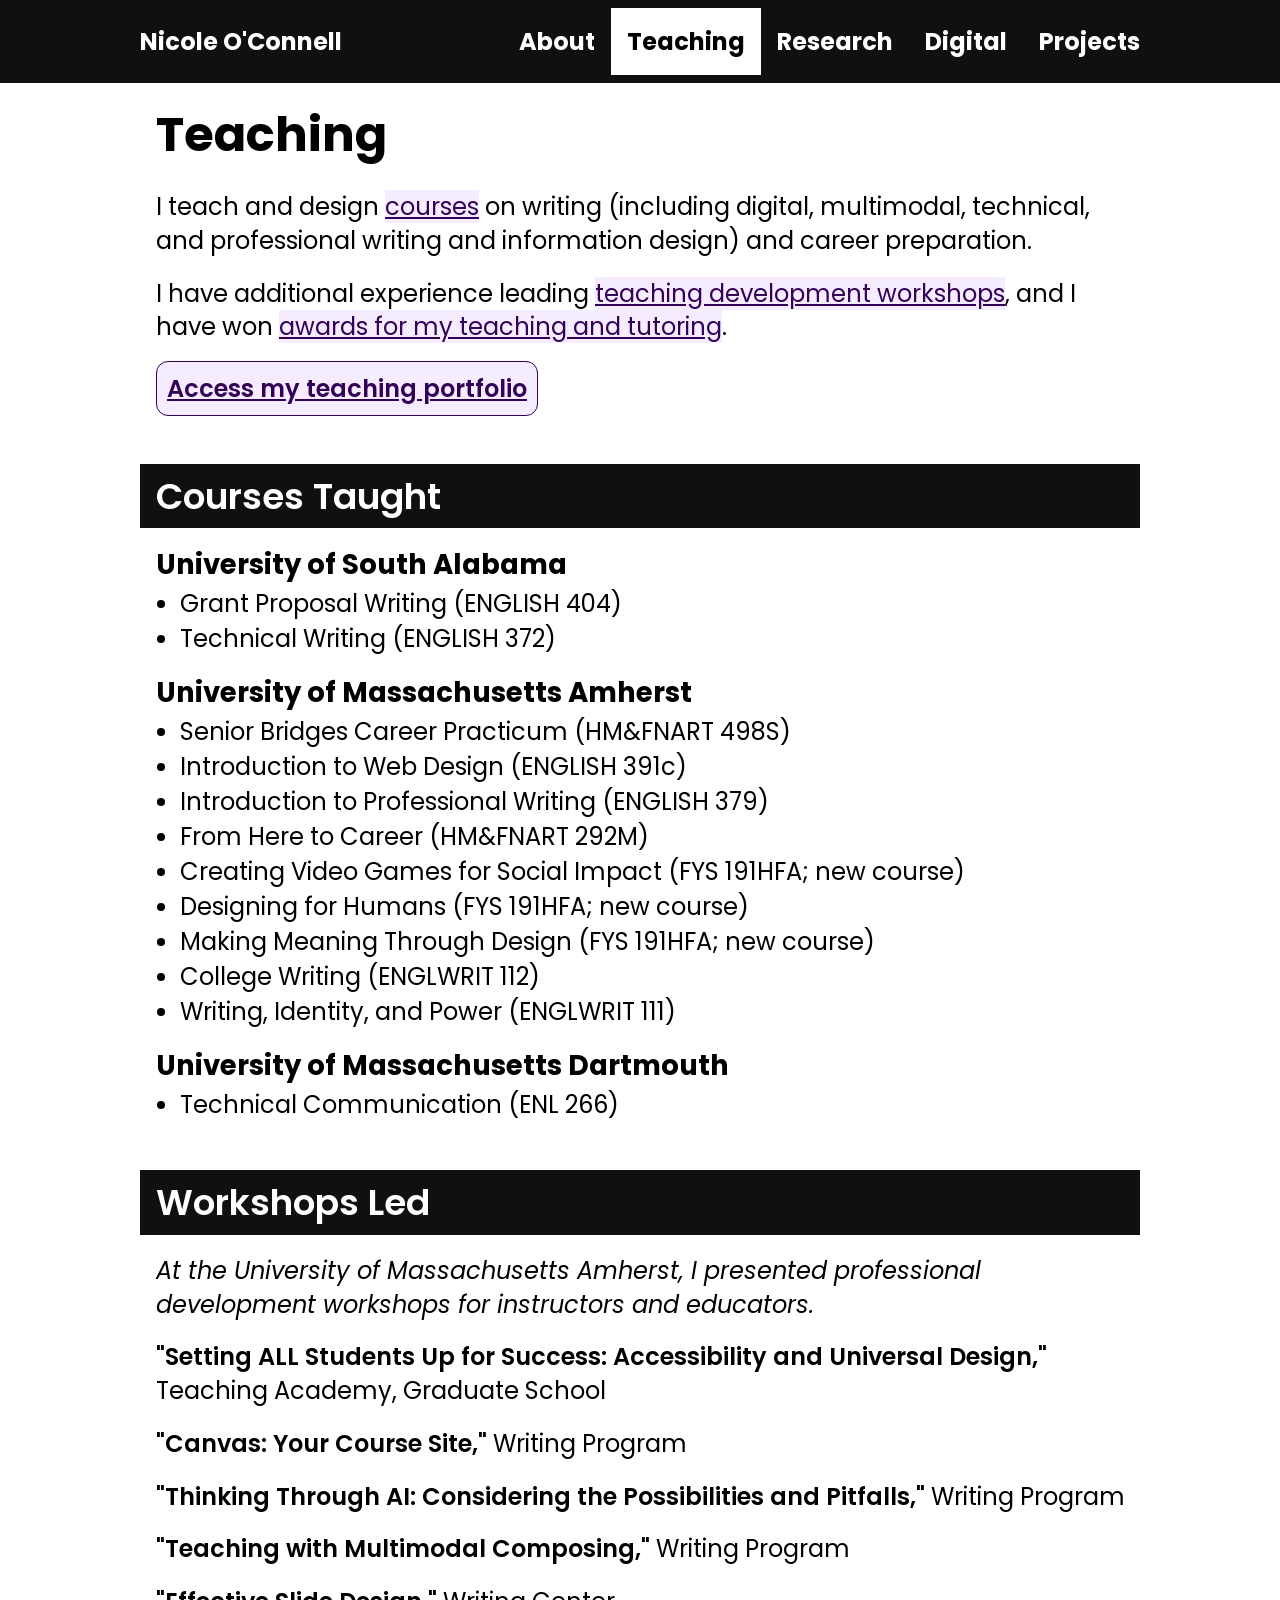
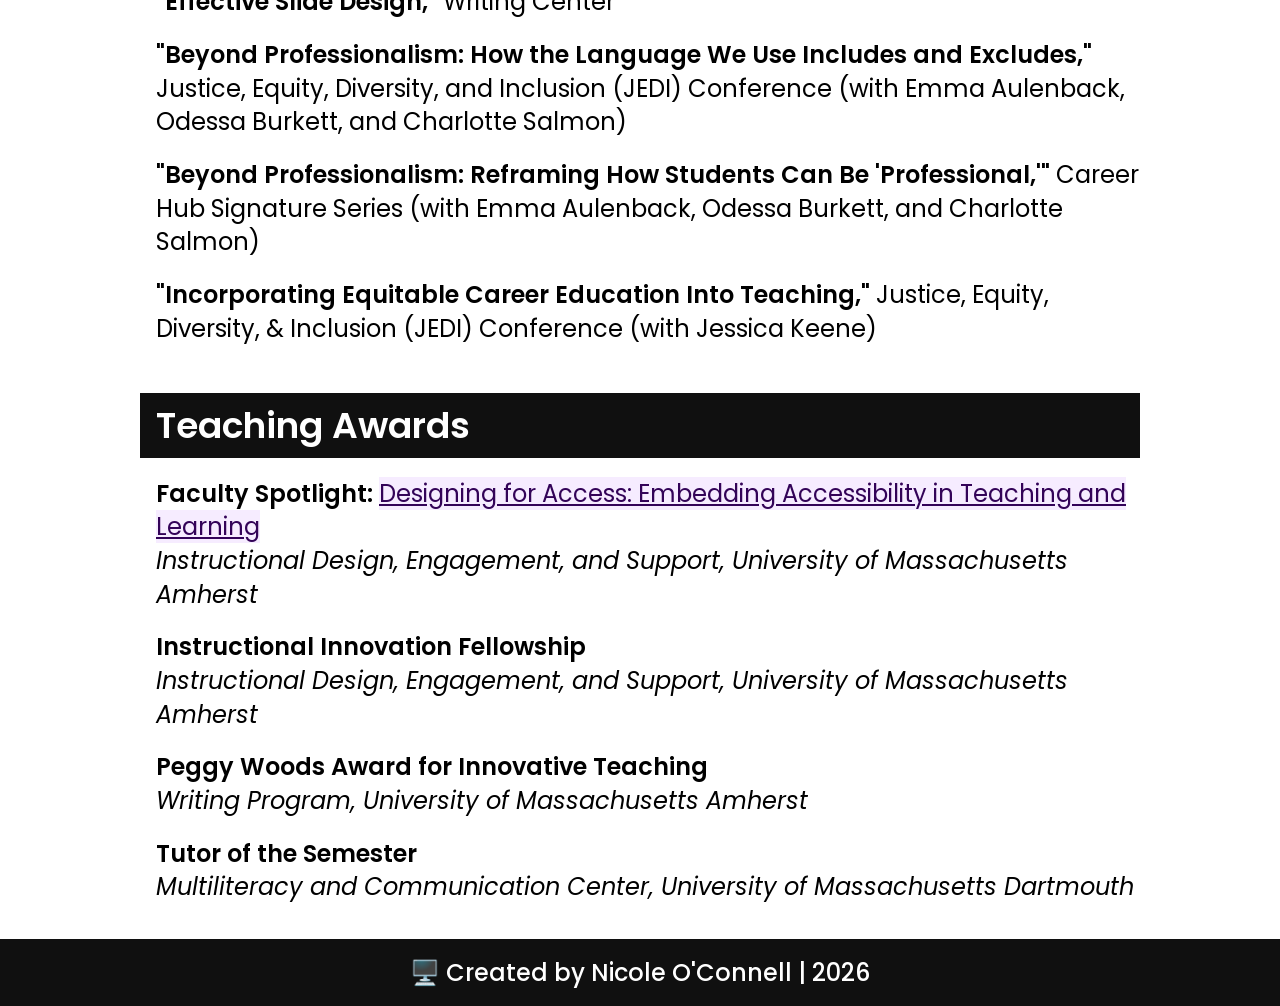
<file: teaching.html>
<!DOCTYPE html>
<html lang="en">
<head>
    <meta charset="UTF-8">
    <title>Teaching</title>
    <link rel="icon" type="image/x-icon" href="logo-icon.png">
    <link href="portfolio.css" rel="stylesheet">
    <link rel="preconnect" href="https://fonts.googleapis.com">
    <link rel="preconnect" href="https://fonts.gstatic.com" crossorigin>
    <link href="https://fonts.googleapis.com/css2?family=Roboto+Slab:wght@100..900&display=swap" rel="stylesheet">
    <link rel="preconnect" href="https://fonts.googleapis.com">
    <link rel="preconnect" href="https://fonts.gstatic.com" crossorigin>
    <link href="https://fonts.googleapis.com/css2?family=Roboto+Slab:wght@100..900&family=Rubik:ital,wght@0,300..900;1,300..900&display=swap" rel="stylesheet">
    <link href="https://fonts.googleapis.com/css2?family=Poppins:ital,wght@0,100;0,200;0,300;0,400;0,500;0,600;0,700;0,800;0,900;1,100;1,200;1,300;1,400;1,500;1,600;1,700;1,800;1,900&display=swap" rel="stylesheet">
    <meta name="viewport" content="width=device-width, initial-scale=1">
</head>
<body>
  <div class="wrapper">
    <nav>
      <div class="logo"><a href="index.html">Nicole O'Connell</a></div>
      <div class="topnav" id="myTopnav">
        <!-- Load an icon library to show a hamburger menu (bars) on small screens -->
        <link rel="stylesheet" href="https://cdnjs.cloudflare.com/ajax/libs/font-awesome/4.7.0/css/font-awesome.min.css">
        <a href="index.html">About</a>
        <a href="teaching.html" class="active">Teaching</a>
        <a href="research.html">Research</a>
        <a href="digital.html">Digital</a>
        <a href="projects.html">Projects</a>
        <a href="javascript:void(0);" class="icon" onclick="myFunction()" aria-label="Open the menu">
          <i class="fa fa-bars"></i>
        </a>
      </div> 
    </nav>
  <script>
      function myFunction() {
        var x = document.getElementById("myTopnav");
        if (x.className === "topnav") {
          x.className += " responsive";
        } else {
          x.className = "topnav";
        }
      }
  </script>
    <div class="emptyl"></div>
      <main>
        <div class="words">
        <h1>Teaching</h1>
          <p>I teach and design <a href="#courses">courses</a> on writing (including digital, multimodal, technical, and professional writing and information design) and career preparation.</p> 
          <p>I have additional experience leading <a href="#workshop">teaching development workshops</a>, and I have won <a href="#teachawards">awards for my teaching and tutoring</a>.</p>
          <p><a class="button" href="portfolio.html">Access my teaching portfolio</a></p>
          <h2 id="courses">Courses Taught</h2>
            <h3>University of South Alabama</h3> 
              <ul>
                <li>Grant Proposal Writing (ENGLISH 404)</li>  
                <li>Technical Writing (ENGLISH 372)</li>  
              </ul>
              <h3>University of Massachusetts Amherst</h3>
                <ul>    
                  <li>Senior Bridges Career Practicum (HM&FNART 498S)</li>    
                  <li>Introduction to Web Design (ENGLISH 391c)</li>
                  <li>Introduction to Professional Writing (ENGLISH 379)</li>
                  <li>From Here to Career (HM&FNART 292M)</li>
                  <li>Creating Video Games for Social Impact (FYS 191HFA; new course)</li>
                  <li>Designing for Humans (FYS 191HFA; new course)</li>
                  <li>Making Meaning Through Design (FYS 191HFA; new course)</li>
                  <li>College Writing (ENGLWRIT 112)</li>
                  <li>Writing, Identity, and Power (ENGLWRIT 111)</li>
                </ul>
              <h3>University of Massachusetts Dartmouth</h3>
                <ul>
                  <li>Technical Communication (ENL 266)</li>
              </ul>
          <h2 id="workshop">Workshops Led</h2>
              <p><em>At the University of Massachusetts Amherst, I presented professional development workshops for instructors and educators.</em></p>
              <p><strong>"Setting ALL Students Up for Success: Accessibility and Universal Design,"</strong> Teaching Academy, Graduate School</p>
              <p><strong>"Canvas: Your Course Site,"</strong> Writing Program</p>
              <p><strong>"Thinking Through AI: Considering the Possibilities and Pitfalls,"</strong> Writing Program</p>
              <p><strong>"Teaching with Multimodal Composing,"</strong> Writing Program</p>
              <p><strong>"Effective Slide Design,"</strong> Writing Center</p>
              <p><strong>"Beyond Professionalism: How the Language We Use Includes and Excludes,"</strong> Justice, Equity, Diversity, and Inclusion (JEDI) Conference (with Emma Aulenback, Odessa Burkett, and Charlotte Salmon)</p>
              <p><strong>"Beyond Professionalism: Reframing How Students Can Be 'Professional,'"</strong> Career Hub Signature Series (with Emma Aulenback, Odessa Burkett, and Charlotte Salmon)</p>
              <p><strong>"Incorporating Equitable Career Education Into Teaching,"</strong> Justice, Equity, Diversity, & Inclusion (JEDI) Conference (with Jessica Keene)</p>
          <h2 id="teachawards">Teaching Awards</h2>
            <p><strong>Faculty Spotlight:</strong> <a href="https://www.umass.edu/ideas/news/faculty-spotlight-designing-access-embedding-accessibility-teaching-and-learning" target="_blank">Designing for Access: Embedding Accessibility in Teaching and Learning</a><br><em>Instructional Design, Engagement, and Support, University of Massachusetts Amherst</em></p>  
            <p><strong>Instructional Innovation Fellowship</strong><br><em>Instructional Design, Engagement, and Support, University of Massachusetts Amherst</em></p>
            <p><strong>Peggy Woods Award for Innovative Teaching</strong><br><em>Writing Program, University of Massachusetts Amherst</em></p>
            <p><strong>Tutor of the Semester</strong> <br><em>Multiliteracy and Communication Center, University of Massachusetts Dartmouth</em></p>
          <!--<h2 id="tutor">Writing and English Tutoring</h2>
            <p>I have worked as a writing consultant in two writing centers and have tutored English language learners in a community outreach program and a university support center.</p>         
            -->
          </div>
    </main>
    <div class="emptyr"></div>
    <footer>🖥️ Created by Nicole O'Connell | 2026</footer>
</div>
</body>
</html>
</file>
<file: portfolio.css>
* {
    margin: 0px;
}
html {
    background-color:#101010;
    overflow-x: hidden;
  margin-right: calc(-1 * (100vw - 100%));
}
.wrapper {
    min-height: 100%;
    display: grid;
    grid-template-columns: 1fr auto 1fr;
}

/*Nav menu
    nav {
        display: flex;
        background-color: #BEB2C8;
        text-align: center;
        align-content: center;
        font-size: 175%;
    }
    nav li {
        list-style-type: none;
        font-weight: bold;
        font-family: "Roboto Slab", serif;
        font-optical-sizing: auto;
        font-weight: 500;
        font-style: normal;
        margin-left: 3rem;
        margin-right: 2rem;
        margin-top: 2rem;
        margin-bottom: 2rem;
        padding-top: .5rem;
        float: right;
        
    }
    nav a:hover {
        color: black;
    }
    nav ul {
        justify-content: center;
        padding: 0px;
        display: flex;
    }
    nav h2 {
        float: left;
    }*/
main {
    background-color: white;
    padding-left: 3rem;
    padding-right: 3rem;
    padding-top: 1rem;
    padding-bottom: 1rem;
    font-family: "Poppins", sans-serif;
    font-optical-sizing: auto;
    font-weight: 400;
    font-style: normal;
    font-size: 150%;
    grid-column-start: 2;
    grid-column-end: 3;
    max-width: 1000px;
    display: flex;
}
.emptyl {
  grid-column-start: 1;
  grid-column-end: 2;
  background-color: white;
}
.emptyr {
  grid-column-start: 3;
  grid-column-end: 4;
  background-color: white;
}
p {
    margin-top: 1.2rem;
    margin-bottom: 1.2rem;
    margin-left: 1rem;
    line-height: 1.4;
}
p a {
  color: #330358;
  background-color: #dfbaff46;
}
h3 a {
  color: #330358;
  background-color: #dfbaff46;
}
li a {
  color: #330358;
  background-color: #dfbaff46;
}
p a:visited {
  color: #330358bb 
}
p a:focus {
  background-color: #DFBAFF;
}
address {
    margin-top: 1.2rem;
    margin-bottom: 1.2rem;
    padding-left: 1rem;
}
h1 {
    font-family: "Poppins", sans-serif;
    font-weight: 700;
    font-style: normal;
    margin-left: 1rem;
    color: black;
}
h2 {
  font-family: "Poppins", sans-serif;
    font-weight: 600;
    font-style: bold;
    background-color: #101010;
    color: white;
    padding-top: .3rem;
    padding-bottom: .3rem;
    /*border-top: black .25rem solid;*/
    margin-top: 3rem;
    padding-left: 1rem;
}
h3 {
  padding-top: 1rem;
  font-size: 115%;
  padding-left: 1rem;
}
h4 {
  padding-top: 1rem;
  font-size: 100%;
  padding-left: 1rem;
  font-style: italic;
  font-weight: 600;
  color: #330358;
}
hr {
  height: 1px;
  background-color: #DFBAFF;
}
footer {
    background-color: #101010;
    color: white;
    padding: 1rem;
    display: grid;
    align-content: center;
    text-align: center;
    font-family: "Poppins", sans-serif;
    font-optical-sizing: auto;
    font-weight: 500;
    font-style: normal;
    font-size: 150%;
    grid-column-start: 2;
    grid-column-end: 3;
}
/*img {
  border-radius: 50%;
  max-width: 10%;
  position:relative;
}
img:hover {
  content: url(../images/nicole-icon-color.jpg);
  transform: scaleX(-1);
}*/
strong {
  font-weight: 600;
}
nav {
  display: flex;
  flex-direction: row;
  margin-left: 3rem;
  grid-column-start: 2;
  grid-column-end: 3;
  color: white;
}
.topnav {
  overflow: hidden;
  background-color: #101010;
  color: white;
  font-size: 150%;
  font-weight: bold;
  font-family: "Poppins", sans-serif;
  font-optical-sizing: auto;
  font-weight: 700;
  padding: .5rem;
  padding-right: 2rem;
  margin-left: auto;
  align-content: center;
  display: flex;
}

.topnav a {
  float: left;
  display: block;
  color: white;
  padding: 1rem 1rem;
  text-decoration: none;
}

.topnav a:hover {
  background-color: white;
  color: black;
}
.topnav a:focus {
  background-color: #DFBAFF;
}
.logo {
  font-weight: 700;
  font-size: 150%;
  font-weight: bold;
  font-family: "Poppins", sans-serif;
  font-optical-sizing: auto;
  color: white;
  float: left;
  display: grid;
  align-content: center;
}
.logo a {
  text-decoration: none;
  color: white;
}
.logo a:visited {
  color: white;
  text-decoration: none;
}
.logo a:hover {
  color: #DFBAFF;
}

.portrait {
  padding-left: 1rem;
  align-self: center;
  max-width: 100%;
  float: right;
}
img {
  margin: 0px;
  padding: 0px;
  max-width: 140%;
}
img:hover {
  transform: scaleX(-1);}

  .topnav a.active {
    background-color: white;
    color: black;
  }
  
  .topnav .icon {
    display: none;
  }
  
  a.button:link {
    color: #330358;
    border: .1rem solid;
    border-color: #330358;
    background-color: #dfbaff46;
    padding: 10px;
    font-weight: 600;
}
button a:visited{
color: #330358;
    border: .1rem solid;
    border-color: #DFBAFF;
    background-color: #dfbaff46;
    padding: 10px;
    font-weight: 600;
}
a.button {
    border-radius: 12px;
    line-height: 2.2;
  }
/* If the screen size is 800px wide or less, set the font-size of <div> to 4vw */
@media screen and (max-width: 800px) {
  .topnav a {
    font-size: 80%;
  }
}

@media screen and (max-width: 1000px) {
  .topnav a:not(:first-child) {display: none;}
  .topnav a.icon {
    float: right;
    display: block;
  }
  main {
    flex-direction: column;
  }
  .portrait {
    max-width: 20%;
  }
}

@media screen and (max-width: 1000px) {
  .topnav.responsive {
    position: relative;
    flex-direction: column;
  }
  .topnav.responsive .icon {
    position: absolute;
    right: 0;
    top: -1rem;
  }
  .topnav.responsive a {
    float: none;
    display: block;
    text-align: right;
    margin-top: 1rem;
  }
}
/*@media screen and (max-width: 600px) {
  .logo {
    width: 50%;
  }
}
Responsive layout - makes a one column layout instead of a two-column layout
@media (max-width: 600px) {
  nav {
    flex-direction: column;
    align-content: left;
  }
}*/
</file>
